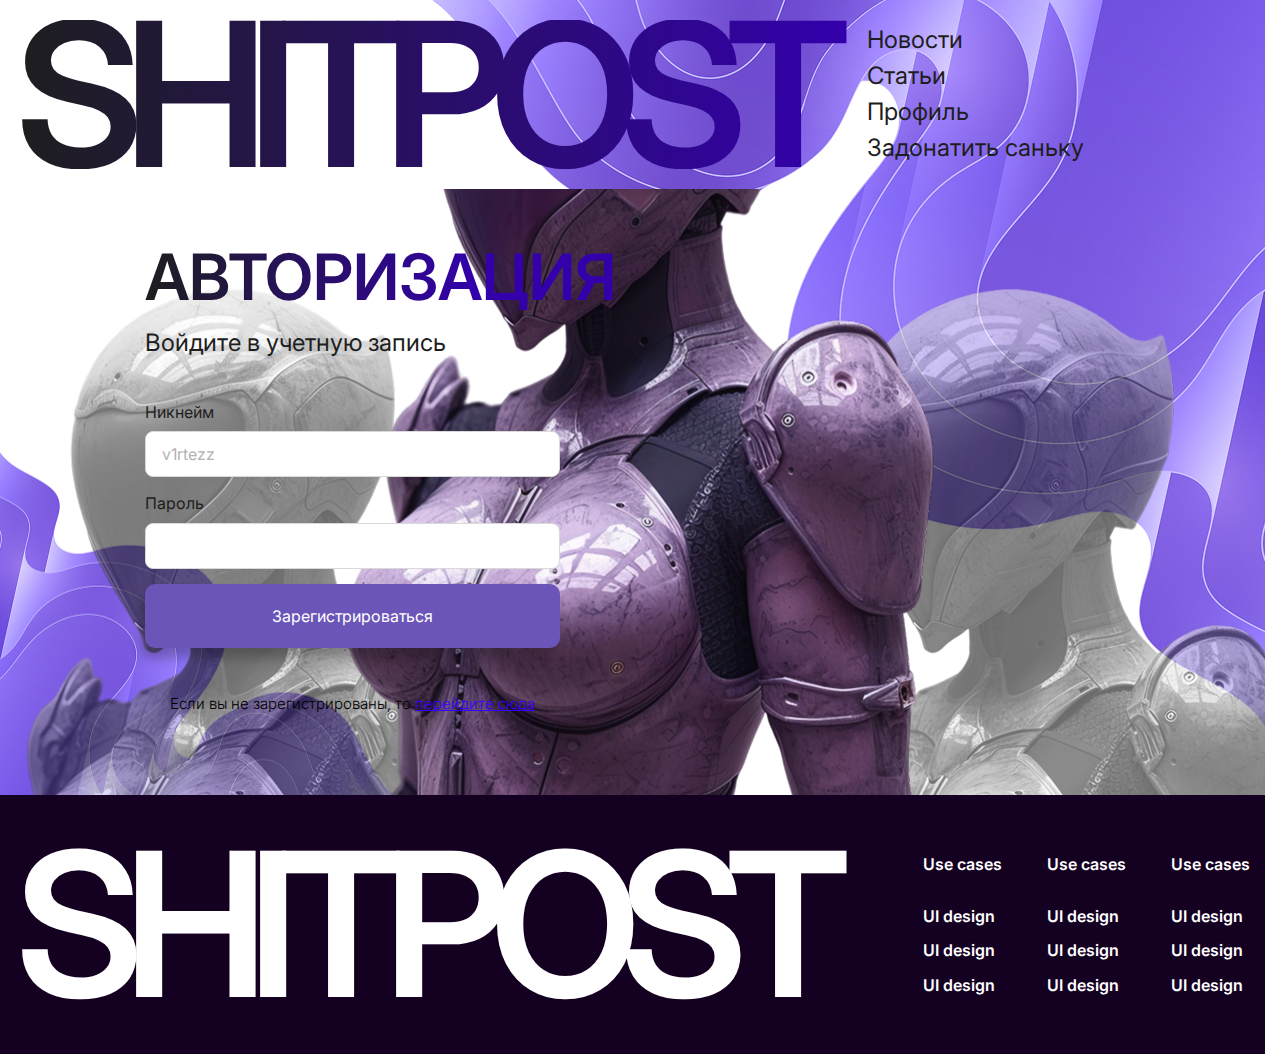
<file: signin.html>
<!doctype html><html lang="en"><head><meta charset="UTF-8"><meta name="viewport" content="width=device-width,initial-scale=1"><title>Document</title><script type="module" crossorigin src="./assets/script-GJfysxtZ.js"></script><link rel="stylesheet" crossorigin href="./assets/script-BjYJ4GRj.css"><link rel="stylesheet" crossorigin href="./assets/signin-Cl4NdDcr.css"></head><body><header class="header"><div class="container"><a href="/" class="logo header__logo">ShitPost</a><nav class="header__nav"><ul class="header__nav-list"><li class="header__nav-list-item"><a href="#" class="header__nav-list-item-a link-hover-line">Новости</a></li><li class="header__nav-list-item"><a href="#" class="header__nav-list-item-a link-hover-line">Статьи</a></li><li class="header__nav-list-item"><a href="#" class="header__nav-list-item-a link-hover-line">Профиль</a></li><li class="header__nav-list-item"><a href="#" class="header__nav-list-item-a link-hover-line">Задонатить саньку</a></li></ul></nav></div></header><main class="main"><section class="signin"><div class="container"><h2 class="signin__title title">Авторизация</h2><p class="signin__descr descr">Войдите в учетную запись</p><form class="signin__form form"><label class="signin__form-label form__label">Никнейм <input type="text" class="signin__form-input form__input" name="nickname" placeholder="v1rtezz" required></label> <label class="signin__form-label form__label">Пароль <input type="password" class="signin__form-input form__input" name="password" required></label> <input type="submit" value="Зарегистрироваться" class="signin__form-submit form__submit btn-bg"> <small class="signin__hint form__hint">Если вы не зарегистрированы, то <a href="./signin.html">перейдите сюда</a></small></form></div></section></main><footer class="footer"><div class="container"><a href="/" class="logo footer__logo">ShitPost</a><nav class="footer__nav"><ul class="footer__list"><li class="footer__item"><h4 class="footer__item-title">Use cases</h4><ul class="footer__sublist"><li class="footer__subitem"><a href="#" class="link-hover-line">UI design</a></li><li class="footer__subitem"><a href="#" class="link-hover-line">UI design</a></li><li class="footer__subitem"><a href="#" class="link-hover-line">UI design</a></li></ul></li><li class="footer__item"><h4 class="footer__item-title">Use cases</h4><ul class="footer__sublist"><li class="footer__subitem"><a href="#" class="link-hover-line">UI design</a></li><li class="footer__subitem"><a href="#" class="link-hover-line">UI design</a></li><li class="footer__subitem"><a href="#" class="link-hover-line">UI design</a></li></ul></li><li class="footer__item"><h4 class="footer__item-title">Use cases</h4><ul class="footer__sublist"><li class="footer__subitem"><a href="#" class="link-hover-line">UI design</a></li><li class="footer__subitem"><a href="#" class="link-hover-line">UI design</a></li><li class="footer__subitem"><a href="#" class="link-hover-line">UI design</a></li></ul></li></ul></nav></div></footer></body></html>
</file>
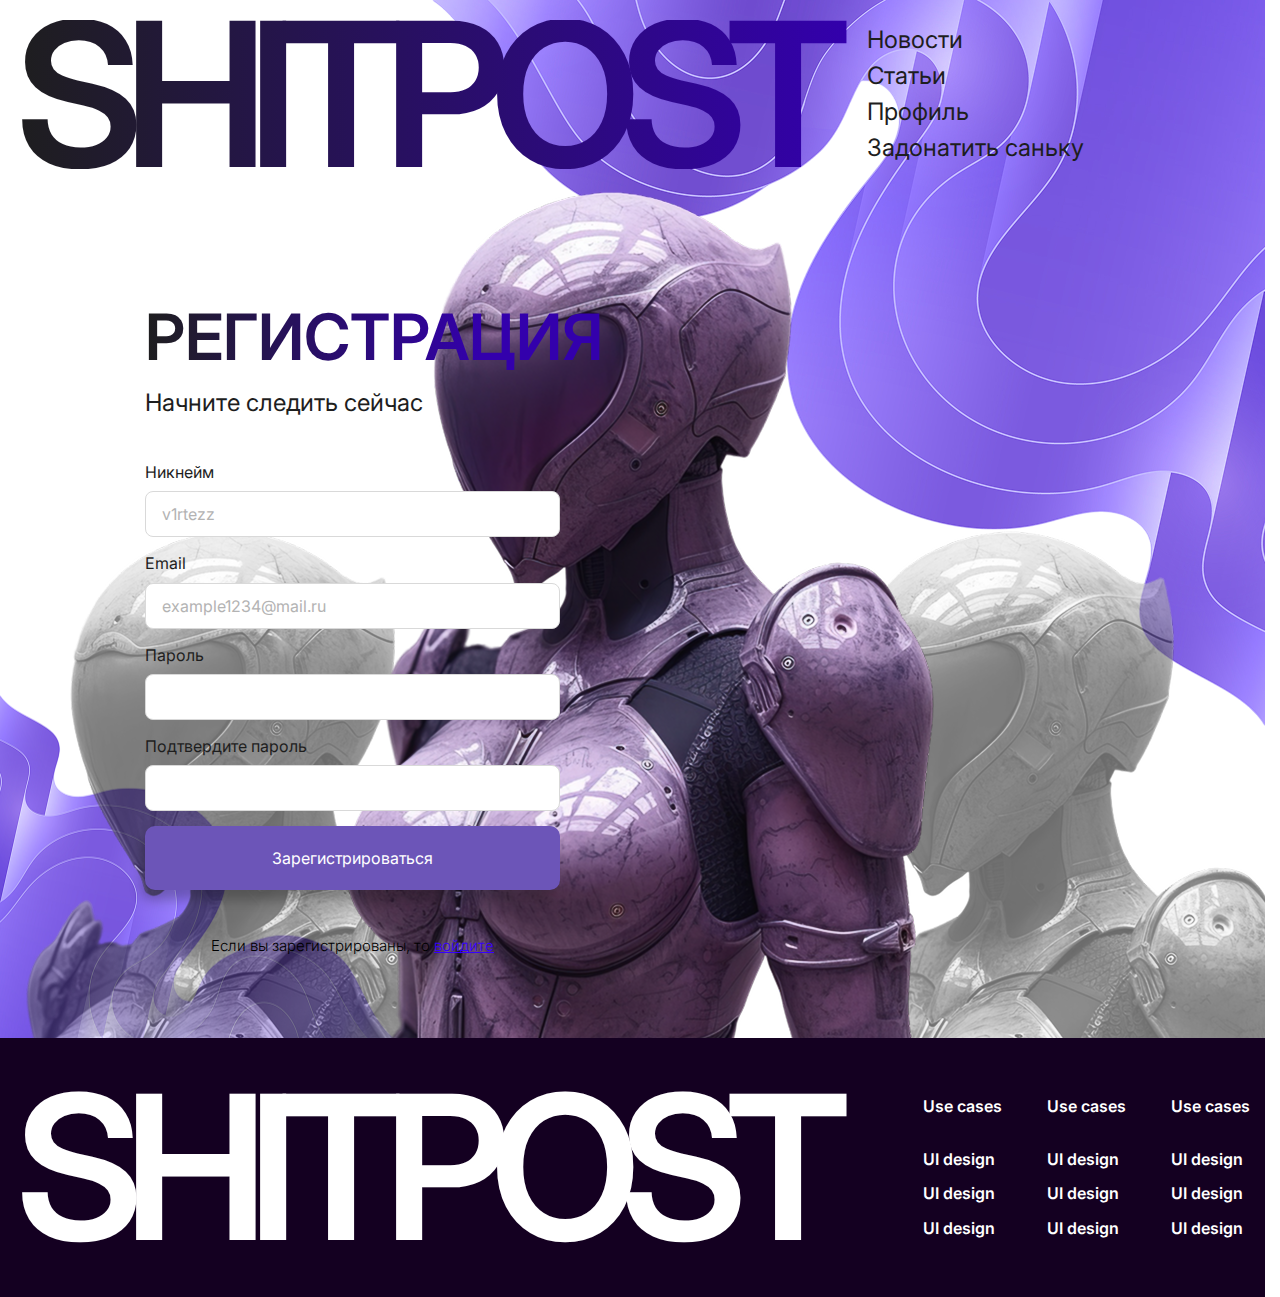
<file: signup.html>
<!doctype html><html lang="en"><head><meta charset="UTF-8"><meta name="viewport" content="width=device-width,initial-scale=1"><title>Document</title><script type="module" crossorigin src="./assets/script-GJfysxtZ.js"></script><link rel="stylesheet" crossorigin href="./assets/script-BjYJ4GRj.css"><link rel="stylesheet" crossorigin href="./assets/signup-CAbqT_fI.css"></head><body><header class="header"><div class="container"><a href="/" class="logo header__logo">ShitPost</a><nav class="header__nav"><ul class="header__nav-list"><li class="header__nav-list-item"><a href="#" class="header__nav-list-item-a link-hover-line">Новости</a></li><li class="header__nav-list-item"><a href="#" class="header__nav-list-item-a link-hover-line">Статьи</a></li><li class="header__nav-list-item"><a href="#" class="header__nav-list-item-a link-hover-line">Профиль</a></li><li class="header__nav-list-item"><a href="#" class="header__nav-list-item-a link-hover-line">Задонатить саньку</a></li></ul></nav></div></header><main class="main"><section class="signup"><div class="container"><h2 class="signup__title title">Регистрация</h2><p class="signup__descr descr">Начните следить сейчас</p><form class="signup__form form"><label class="signup__form-label form__label">Никнейм <input type="text" class="signup__form-input form__input" name="nickname" placeholder="v1rtezz" required></label> <label class="signup__form-label form__label">Email <input type="email" class="signup__form-input form__input" name="email" placeholder="example1234@mail.ru" required></label> <label class="signup__form-label form__label">Пароль <input type="password" class="signup__form-input form__input" name="password" required></label> <label class="signup__form-label form__label">Подтвердите пароль <input type="password" class="signup__form-input form__input" name="confirm-password" required></label> <input type="submit" value="Зарегистрироваться" class="signup__form-submit form__submit btn-bg"> <small class="signup__hint form__hint">Если вы зарегистрированы, то <a href="/signin.html">войдите</a></small></form></div></section></main><footer class="footer"><div class="container"><a href="/" class="logo footer__logo">ShitPost</a><nav class="footer__nav"><ul class="footer__list"><li class="footer__item"><h4 class="footer__item-title">Use cases</h4><ul class="footer__sublist"><li class="footer__subitem"><a href="#" class="link-hover-line">UI design</a></li><li class="footer__subitem"><a href="#" class="link-hover-line">UI design</a></li><li class="footer__subitem"><a href="#" class="link-hover-line">UI design</a></li></ul></li><li class="footer__item"><h4 class="footer__item-title">Use cases</h4><ul class="footer__sublist"><li class="footer__subitem"><a href="#" class="link-hover-line">UI design</a></li><li class="footer__subitem"><a href="#" class="link-hover-line">UI design</a></li><li class="footer__subitem"><a href="#" class="link-hover-line">UI design</a></li></ul></li><li class="footer__item"><h4 class="footer__item-title">Use cases</h4><ul class="footer__sublist"><li class="footer__subitem"><a href="#" class="link-hover-line">UI design</a></li><li class="footer__subitem"><a href="#" class="link-hover-line">UI design</a></li><li class="footer__subitem"><a href="#" class="link-hover-line">UI design</a></li></ul></li></ul></nav></div></footer></body></html>
</file>
<file: assets/script-BjYJ4GRj.css>
@import"https://fonts.googleapis.com/css2?family=Inter:ital,opsz,wght@0,14..32,100..900;1,14..32,100..900&display=swap";*,:before,:after{box-sizing:border-box}:where(ul,ol):where([class]){padding-left:0}body,:where(blockquote,figure):where([class]){margin:0}:where(h1,h2,h3,h4,h5,h6,p,ul,ol,dl):where([class]){margin-block:0}:where(dd[class]){margin-left:0}:where(fieldset[class]){margin-left:0;padding:0;border:none}:where(ul[class]){list-style:none}:where(address[class]){font-style:normal}p{--paragraphMarginBottom: 24px;margin-block:0}p:where(:not([class]):not(:last-child)){margin-bottom:var(--paragraphMarginBottom)}img,video{display:block;max-width:100%;height:auto}input,textarea,select,button{font:inherit}html{height:100%;scrollbar-gutter:stable}html,:has(:target){scroll-behavior:smooth}body{min-height:100%;line-height:1.5}a:where([class]){display:inline-flex}button,label{cursor:pointer}:where([fill]:not([fill=none],[fill^=url])){fill:currentColor}:where([stroke]:not([stroke=none],[stroke^=url])){stroke:currentColor}svg *{transition-property:fill,stroke}:where(table){border-collapse:collapse;border-color:currentColor}@media (prefers-reduced-motion: reduce){*,:before,:after{animation-duration:.01ms!important;animation-iteration-count:1!important;transition-duration:.01ms!important;scroll-behavior:auto!important}}:root{--accent-color: #6c55b8;--dark-bg: #140021;--text-color: #1e1e1e}body{position:relative;font-family:Inter,sans-serif;color:var(--text-color);display:flex;flex-direction:column}body:after{content:url(../img/background-top.png);position:absolute;top:0;right:0;z-index:-1;background-repeat:no-repeat;background-size:cover;background-position:top right}.main{flex-grow:1;padding:80px 0}.container{margin:0 auto;max-width:1690px;padding:0 15px}a{text-decoration:none;color:inherit}.logo{overflow:visible;font-weight:600;font-size:201px;line-height:74%;letter-spacing:-.1em;text-transform:uppercase;padding-right:16px}.btn-bg,.btn{border-radius:10px;padding:18px 55px;border:2px solid var(--accent-color);transition:all .3s ease-in-out;display:flex;justify-content:center;align-items:center}.btn-bg,.btn:hover{box-shadow:-4px 10px 12px #00000040;background:var(--accent-color);color:#fff}.btn,.btn-bg:hover{background:transparent;color:var(--accent-color)}.link-hover-line{position:relative}.link-hover-line:after{content:"";position:absolute;bottom:0;left:0;width:100%;height:3px;background-color:var(--accent-color);transform:scaleX(0);transform-origin:bottom right;transition:transform .3s ease-in-out}.link-hover-line:hover:after{transform:scaleX(1);transform-origin:bottom left}.title{font-weight:600;font-size:64px;background:linear-gradient(90deg,var(--text-color) 0%,#3300ac 30%);text-transform:uppercase;-webkit-background-clip:text;-webkit-text-fill-color:transparent;background-clip:text}.descr{margin-bottom:40px;font-weight:400;font-size:24px;color:var(--text-color)}.form{display:flex;flex-direction:column;gap:15px;max-width:415px}.form__label{display:flex;flex-direction:column;font-family:var(--font-family);font-weight:400;font-size:16px;line-height:140%;color:var(--text-color);gap:8px}.form__input{font-family:var(--font-family);font-weight:400;font-size:16px;line-height:100%;color:var(--text-color);border:1px solid #d9d9d9;border-radius:8px;padding:12px 16px;width:100%;min-width:240px}.form__input::placeholder{color:#b3b3b3}.form__input:focus{outline:none}.form__submit{margin-bottom:30px}.form__hint{font-family:var(--font-family);font-weight:300;font-size:15px;color:#000;text-align:center;display:block}.form__hint a{text-decoration:underline;text-decoration-skip-ink:none;color:#3700ff}.header{padding:20px 0;position:relative;z-index:10}.header .container{display:flex;align-items:center;gap:20px}.header__logo{background:linear-gradient(90deg,var(--text-color) 0%,#3300ac 100%);-webkit-background-clip:text;-webkit-text-fill-color:transparent;background-clip:text}.header__nav-list-item-a{font-weight:400;font-size:24px;color:var(--text-color)}.footer{position:relative;background-color:var(--dark-bg);color:#fff;padding:55px 0}.footer:before{content:url(../img/background-bottom.png);position:absolute;top:0;left:0;width:100%;transform:translateY(-98%);object-fit:cover;z-index:-1}.footer .container{display:flex;justify-content:space-between;align-items:center;gap:20px}.footer__list{display:flex;gap:45px}.footer__item-title{font-weight:600;font-size:16px;line-height:140%;margin-bottom:30px}.footer__sublist{display:flex;flex-direction:column;gap:12px}.footer__subitem{font-weight:600;font-size:16px;line-height:140%}.footer .link-hover-line:after{background-color:#fff;height:2px}
</file>
<file: assets/signin-Cl4NdDcr.css>
.signin .container{padding:40px 0 80px 145px}.main{background:url(./sign-bg-BhcohVRU.png) no-repeat bottom right;padding:0;display:flex;flex-direction:column;justify-content:end}
</file>
<file: assets/signup-CAbqT_fI.css>
.signup .container{padding:100px 0 80px 145px}.main{background:url(./sign-bg-BhcohVRU.png) no-repeat bottom right;padding:0;display:flex;flex-direction:column;justify-content:end}
</file>
